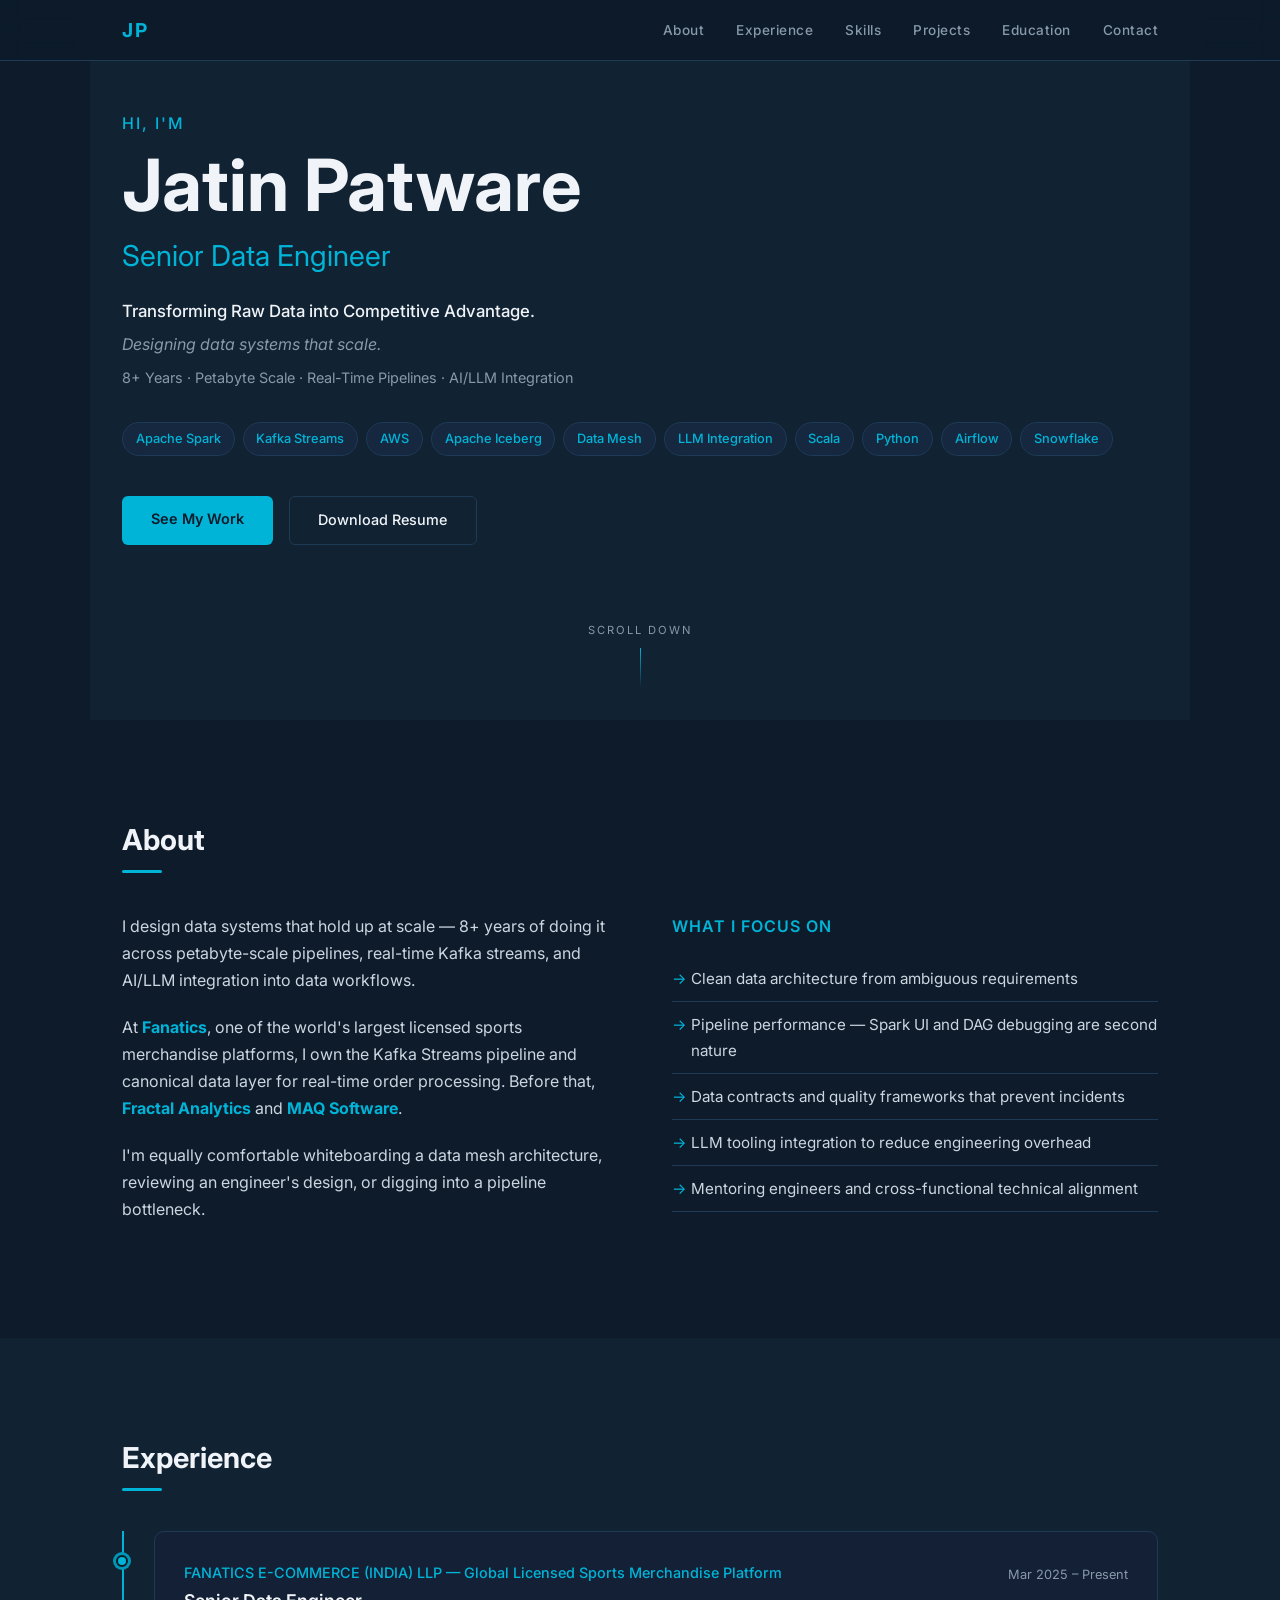
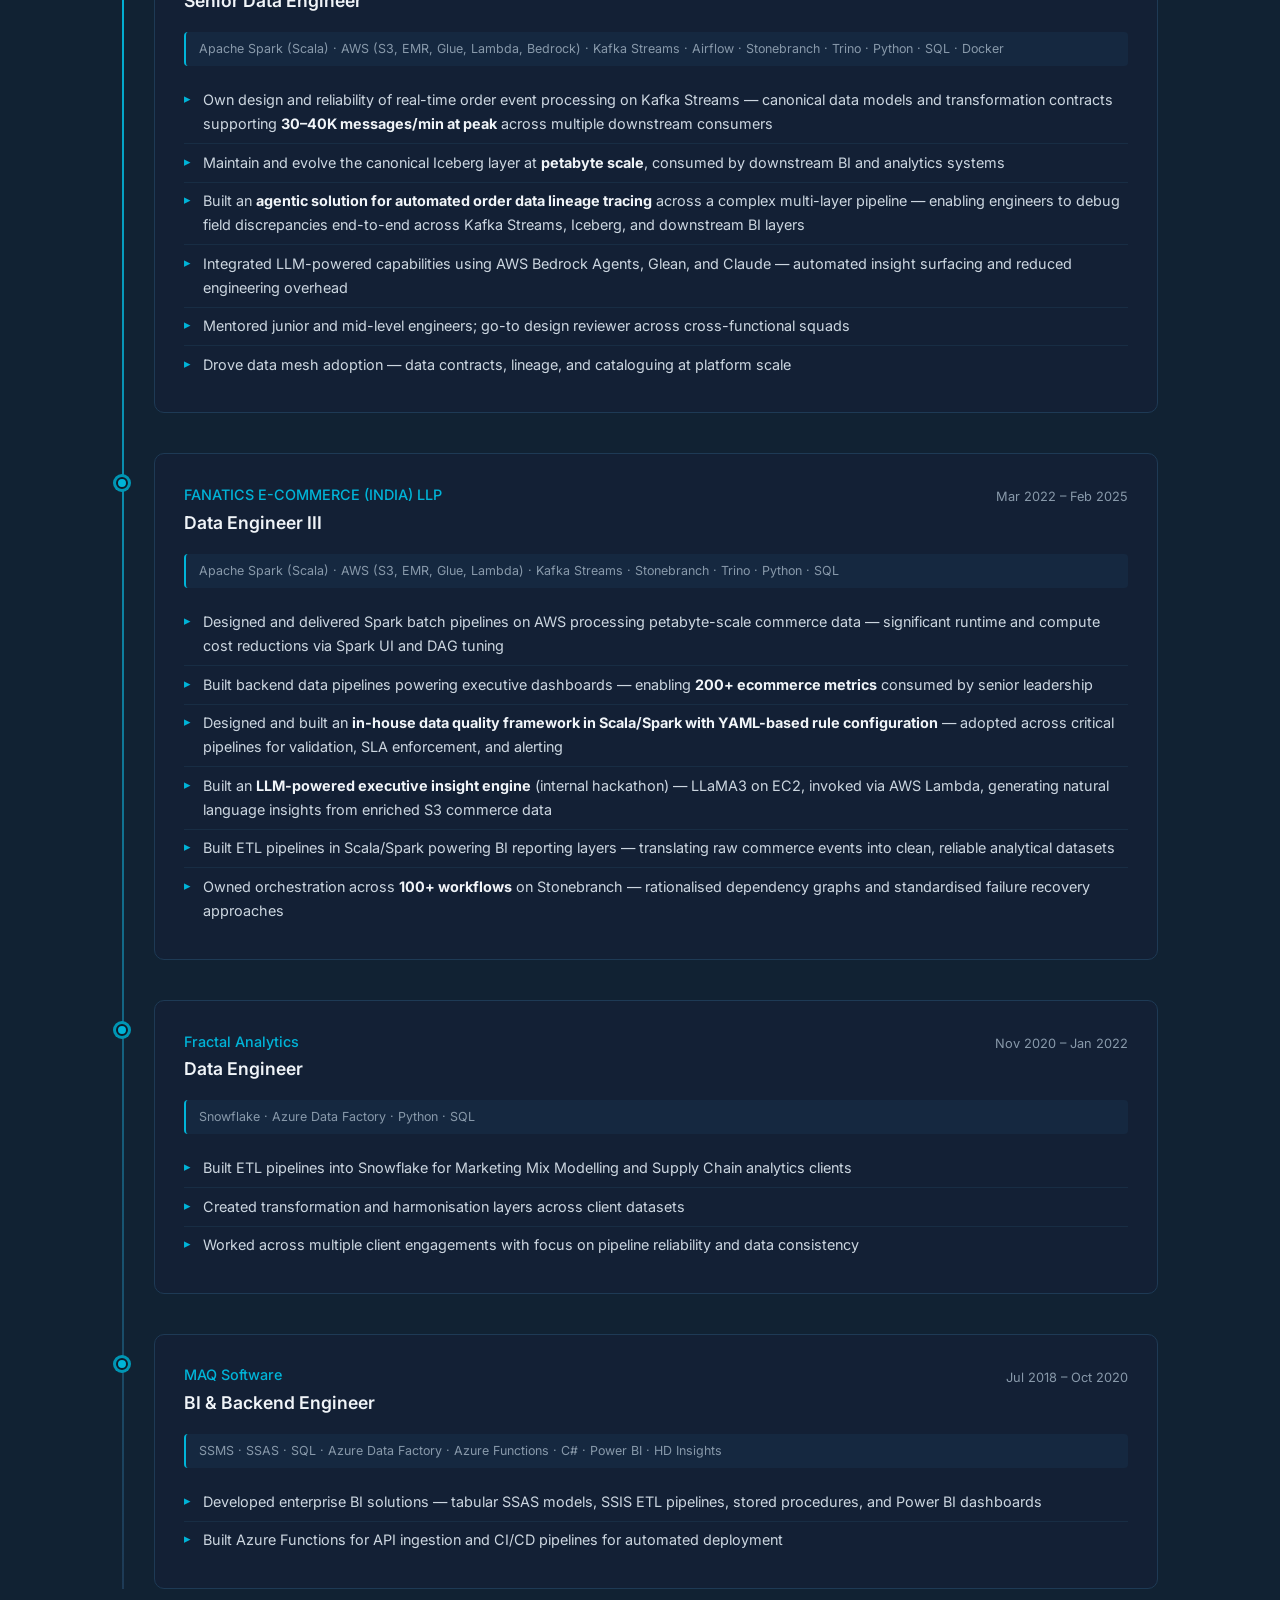
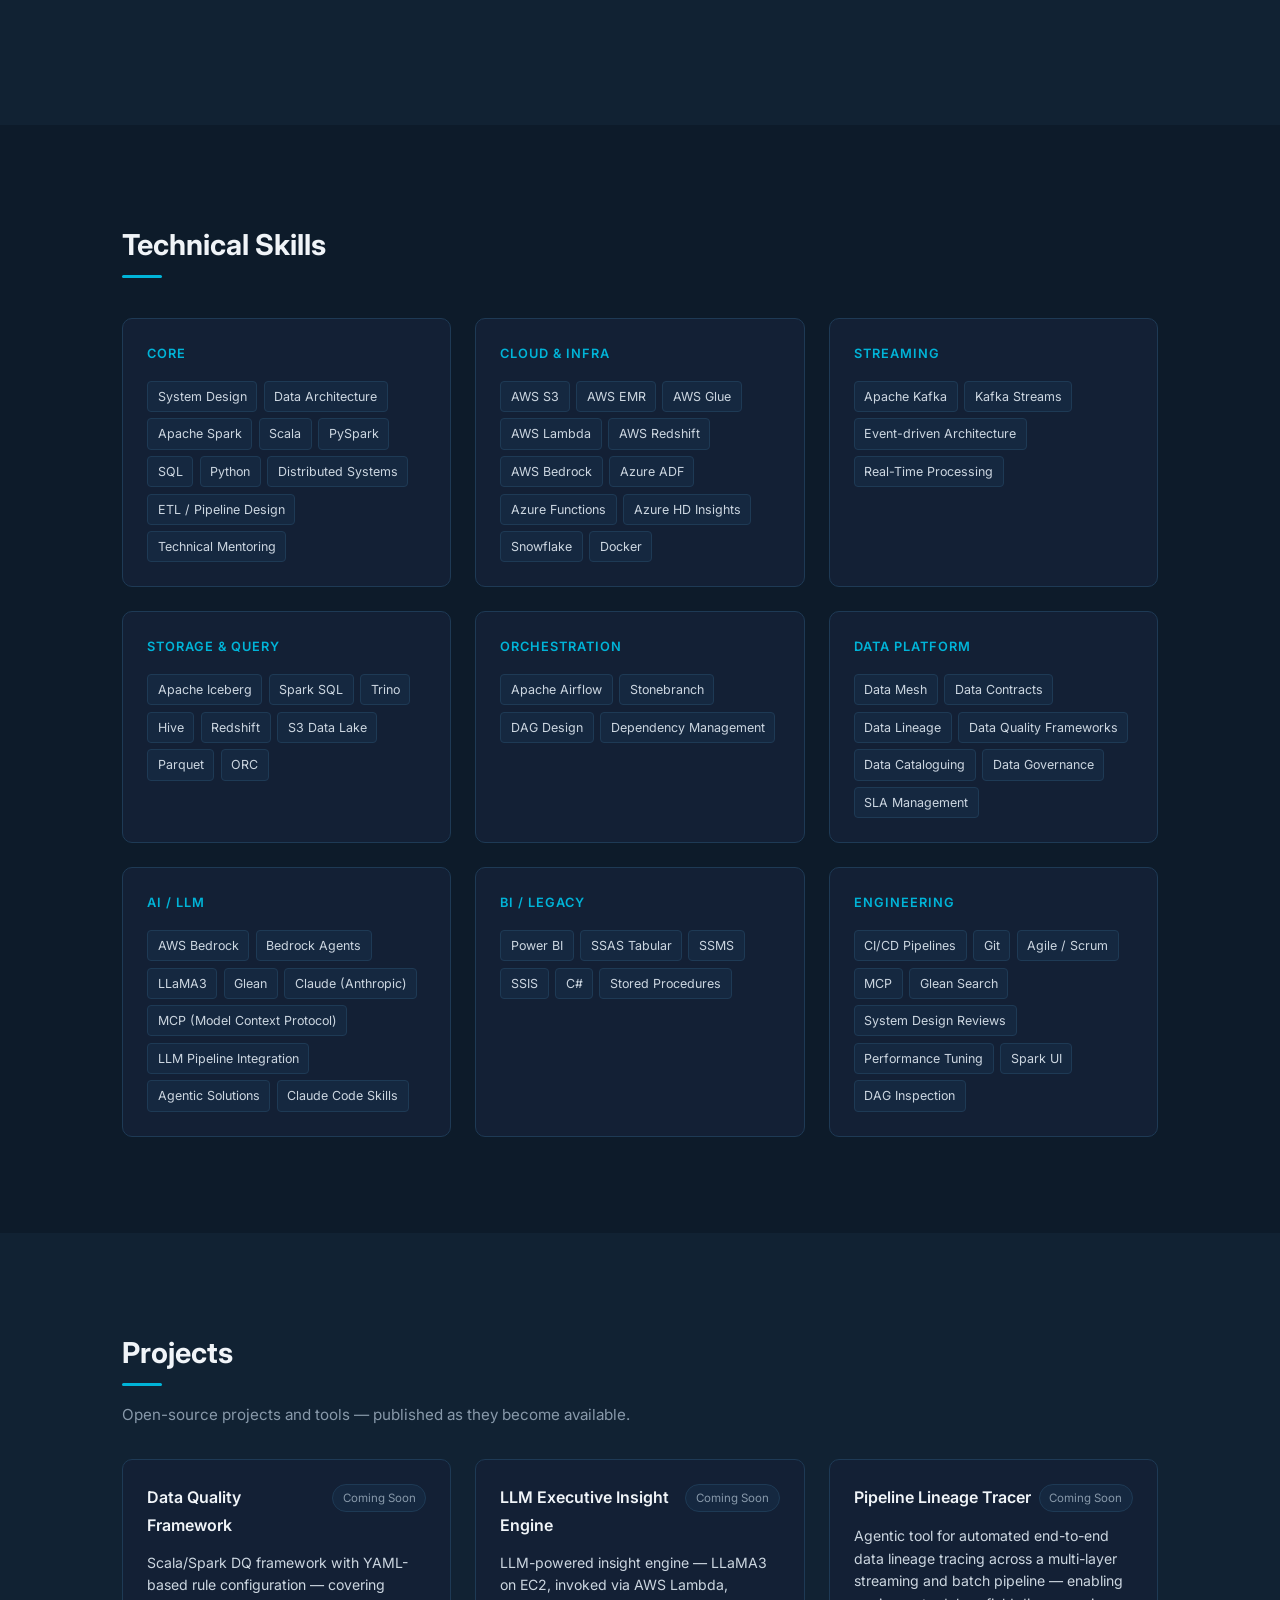
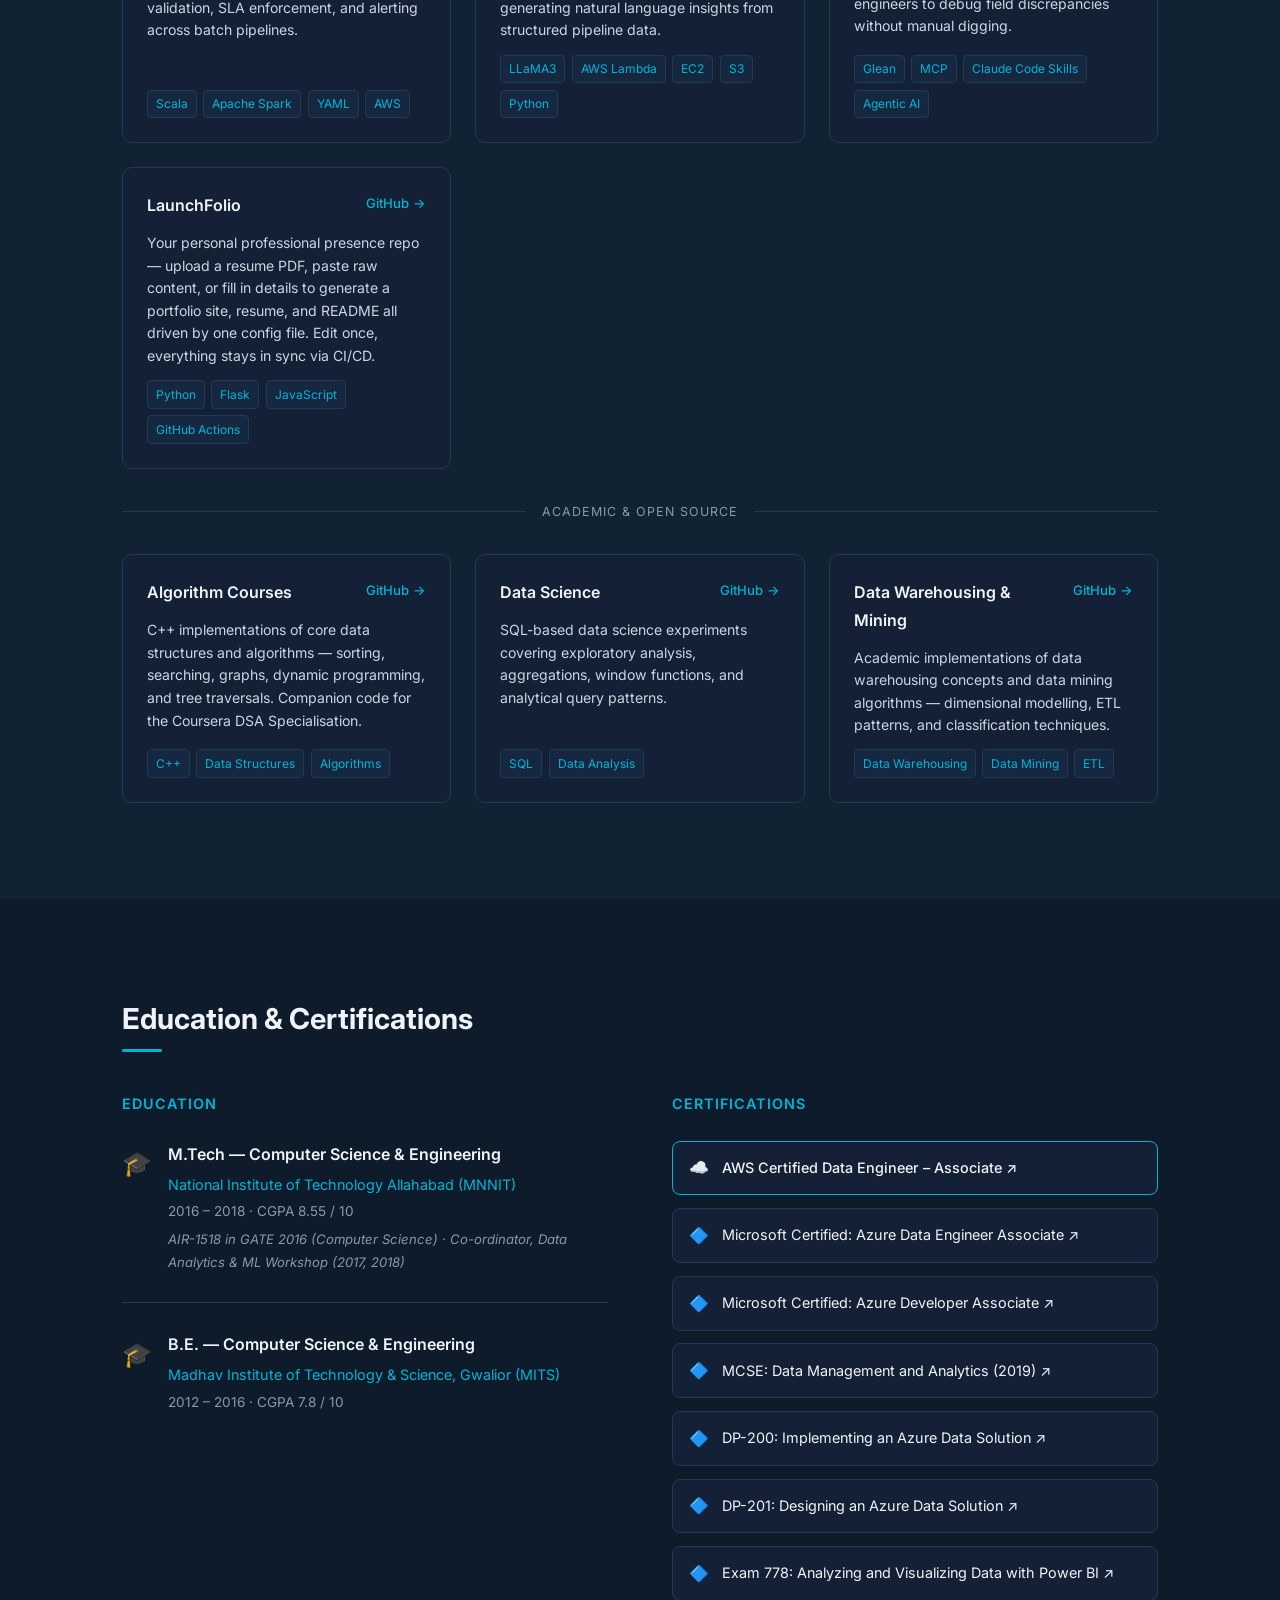
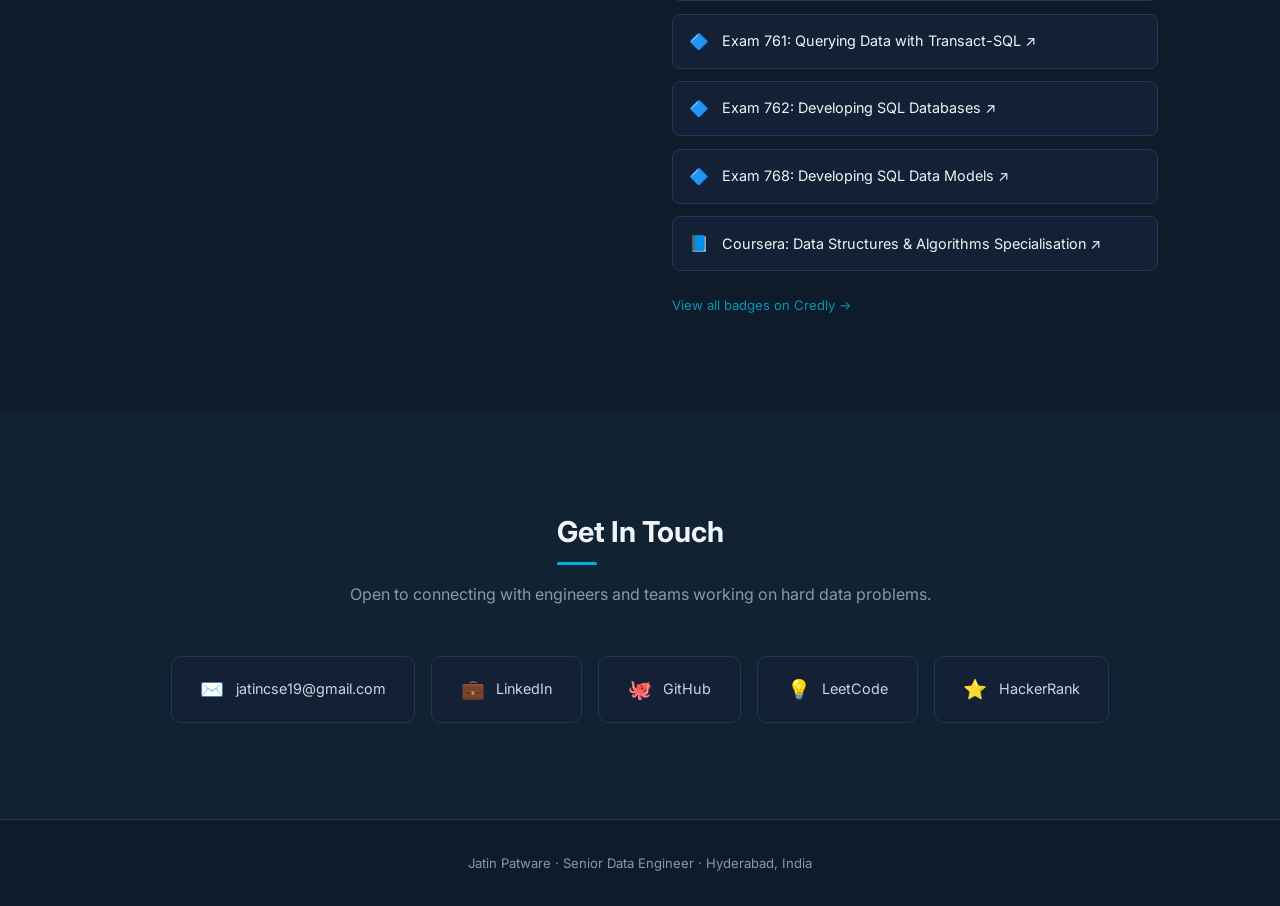
<file: index.html>
<!DOCTYPE html>
<html lang="en">
<head>
  <meta charset="UTF-8" />
  <meta name="viewport" content="width=device-width, initial-scale=1.0" />
  <title>Jatin Patware — Senior Data Engineer</title>
  <link rel="preconnect" href="https://fonts.googleapis.com" />
  <link href="https://fonts.googleapis.com/css2?family=Inter:wght@300;400;500;600;700&display=swap" rel="stylesheet" />
  <link rel="stylesheet" href="css/styles.css" />
</head>
<body>

  <nav id="navbar">
    <div class="nav-inner">
      <span class="nav-logo">JP</span>
      <ul class="nav-links">
        <li><a href="#about">About</a></li>
        <li><a href="#experience">Experience</a></li>
        <li><a href="#skills">Skills</a></li>
        <li><a href="#projects">Projects</a></li>
        <li><a href="#education">Education</a></li>
        <li><a href="#contact">Contact</a></li>
      </ul>
    </div>
  </nav>

  <section id="hero">
    <div class="hero-content">
      <p class="hero-greeting">Hi, I'm</p>
      <h1 class="hero-name" id="hero-name"></h1>
      <h2 class="hero-title" id="hero-title"></h2>
      <p class="hero-tagline1" id="hero-tagline1"></p>
      <p class="hero-tagline2" id="hero-tagline2"></p>
      <p class="hero-sub" id="hero-sub"></p>
      <div class="hero-badges" id="hero-badges"></div>
      <div class="hero-links" id="hero-links"></div>
    </div>
    <div class="hero-scroll">
      <span>scroll down</span>
      <div class="scroll-line"></div>
    </div>
  </section>

  <section id="about">
    <div class="container">
      <h2 class="section-title">About</h2>
      <div class="about-grid">
        <div class="about-text" id="about-text"></div>
        <div class="about-focus">
          <h3>What I focus on</h3>
          <ul class="focus-list" id="focus-list"></ul>
        </div>
      </div>
    </div>
  </section>

  <section id="experience">
    <div class="container">
      <h2 class="section-title">Experience</h2>
      <div class="timeline" id="timeline"></div>
    </div>
  </section>

  <section id="skills">
    <div class="container">
      <h2 class="section-title">Technical Skills</h2>
      <div class="skills-grid" id="skills-grid"></div>
    </div>
  </section>

  <section id="projects">
    <div class="container">
      <h2 class="section-title">Projects</h2>
      <p class="projects-sub">Open-source projects and tools — published as they become available.</p>
      <div class="projects-grid" id="projects-grid"></div>
    </div>
  </section>

  <section id="education">
    <div class="container">
      <h2 class="section-title">Education & Certifications</h2>
      <div class="edu-cert-grid">
        <div class="edu-block">
          <h3>Education</h3>
          <div id="edu-list"></div>
        </div>
        <div class="cert-block">
          <h3>Certifications</h3>
          <div class="cert-list" id="cert-list"></div>
        </div>
      </div>
    </div>
  </section>

  <section id="contact">
    <div class="container">
      <h2 class="section-title">Get In Touch</h2>
      <p class="contact-sub">Open to connecting with engineers and teams working on hard data problems.</p>
      <div class="contact-links" id="contact-links"></div>
    </div>
  </section>

  <footer>
    <p id="footer-text"></p>
  </footer>

  <script src="data.js"></script>
  <script src="js/main.js"></script>
</body>
</html>
</file>
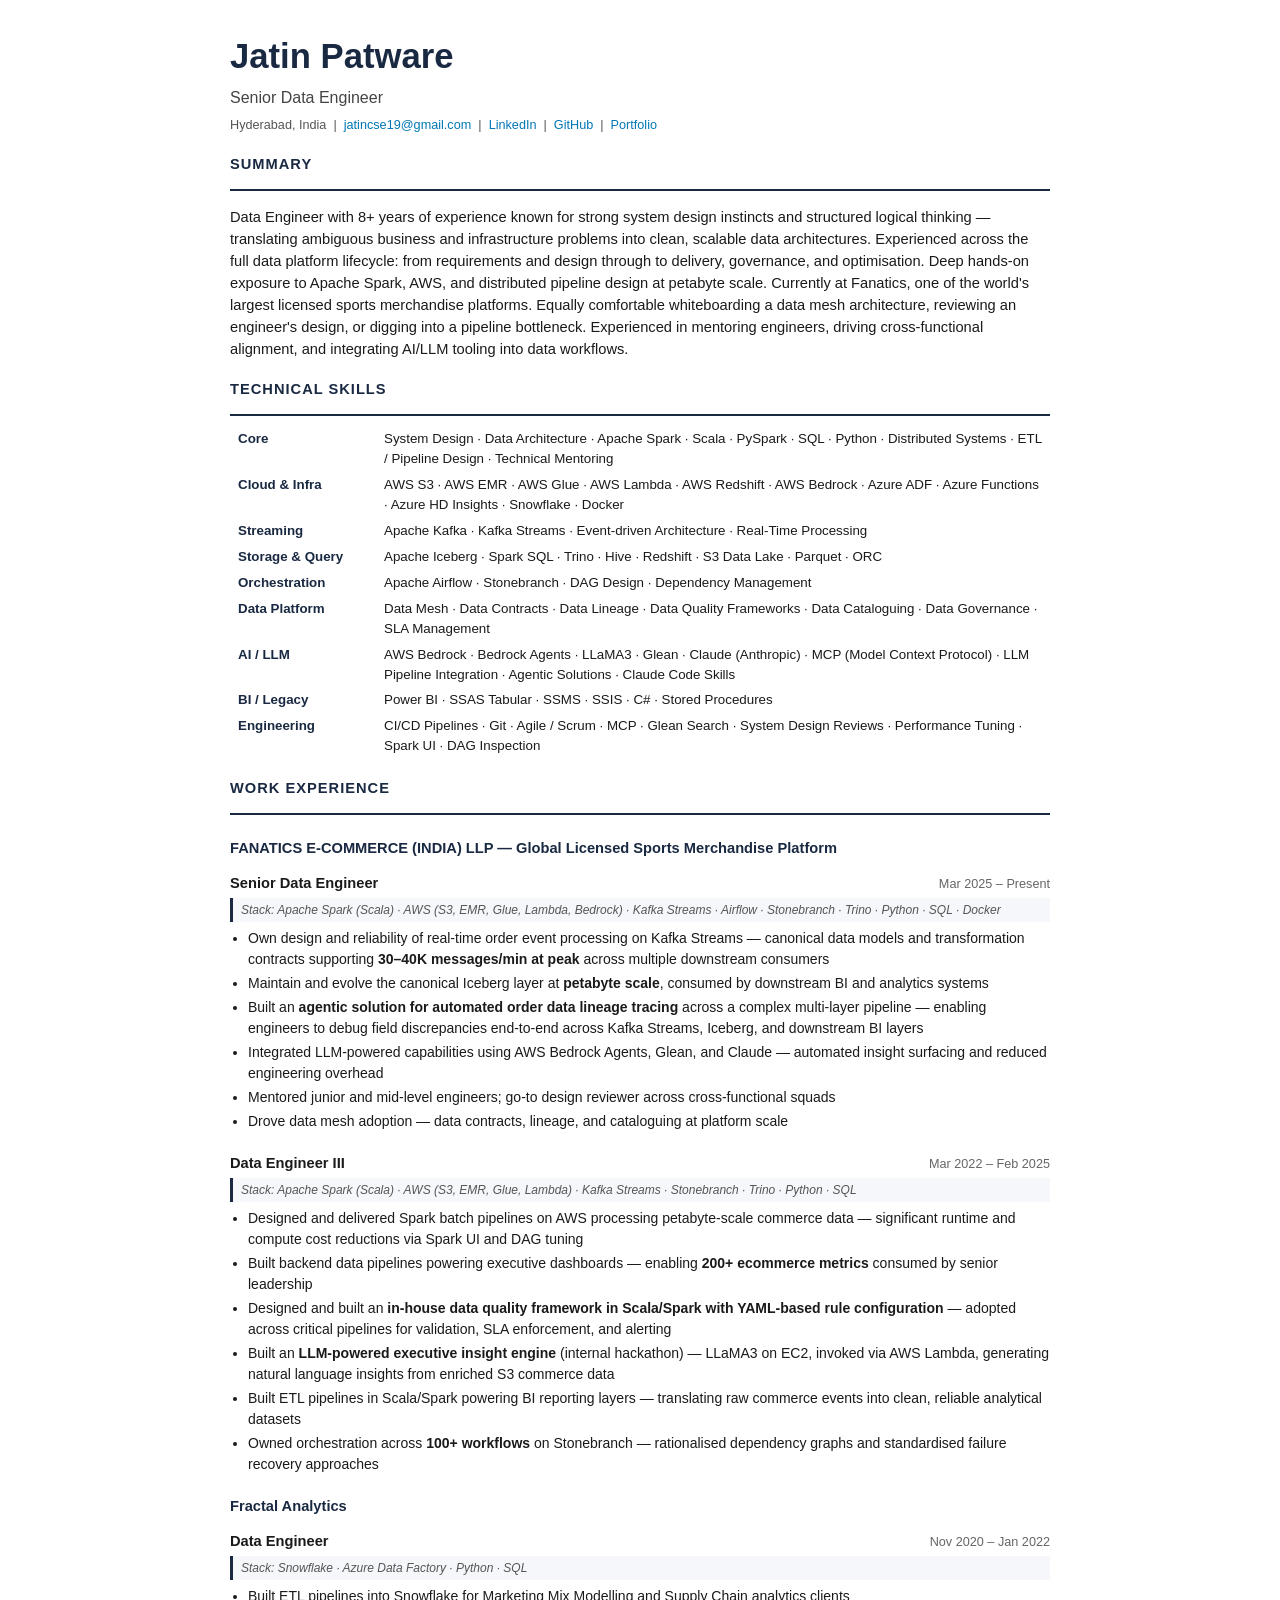
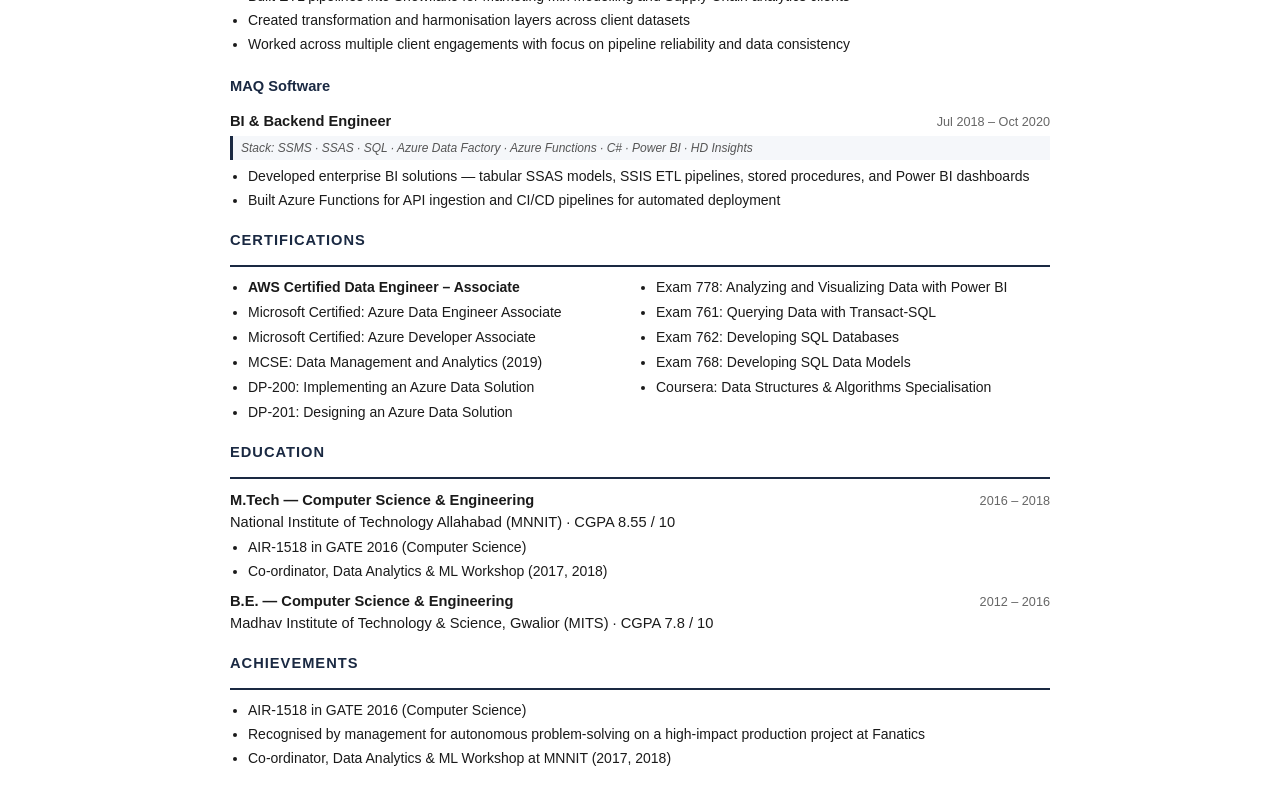
<file: resume/resume_print.html>
<!DOCTYPE html>
<html lang="en">
<head>
<meta charset="UTF-8"/>
<title>Jatin Patware — Senior Data Engineer</title>
<style>
  body { font-family: Calibri, Arial, sans-serif; font-size: 11pt; color: #1a1a1a; max-width: 820px; margin: 0 auto; padding: 30px 40px; line-height: 1.5; }
  h1 { font-size: 26pt; color: #1a2942; margin: 0 0 4px 0; }
  .subtitle { font-size: 12pt; color: #444; margin-bottom: 6px; }
  .contact { font-size: 9.5pt; color: #555; margin-bottom: 18px; }
  .contact a { color: #0077b5; text-decoration: none; }
  hr { border: none; border-top: 2px solid #1a2942; margin: 14px 0 10px 0; }
  h2 { font-size: 11pt; font-weight: 700; color: #1a2942; text-transform: uppercase; letter-spacing: 1px; margin: 18px 0 2px 0; }
  h3 { font-size: 11pt; font-weight: 700; margin: 12px 0 1px 0; color: #1a1a1a; }
  .company { color: #1a2942; font-weight: 600; }
  .role-header { display: flex; justify-content: space-between; align-items: baseline; }
  .date { font-size: 9.5pt; color: #666; white-space: nowrap; }
  .stack { font-size: 9pt; color: #555; font-style: italic; margin: 3px 0 6px 0; background: #f5f7fa; padding: 3px 8px; border-left: 3px solid #1a2942; }
  ul { margin: 4px 0 8px 0; padding-left: 18px; }
  li { margin-bottom: 3px; font-size: 10.5pt; }
  table { width: 100%; border-collapse: collapse; font-size: 10pt; margin-top: 6px; }
  td { padding: 3px 8px; vertical-align: top; }
  td:first-child { font-weight: 600; color: #1a2942; width: 130px; white-space: nowrap; }
  .cert-list { columns: 2; font-size: 10.5pt; }
  .cert-list li { margin-bottom: 4px; }
  @media print {
    body { padding: 20px 30px; }
    a { color: #0077b5 !important; }
  }
</style>
</head>
<body>

<script src="../data.js"></script>
<script>
const d = resumeData;

// Header
document.write(`
  <h1>${d.name}</h1>
  <div class="subtitle">${d.title}</div>
  <div class="contact">
    ${d.location} &nbsp;|&nbsp;
    <a href="mailto:${d.email}">${d.email}</a> &nbsp;|&nbsp;
    <a href="${d.linkedin}">LinkedIn</a> &nbsp;|&nbsp;
    <a href="${d.github}">GitHub</a> &nbsp;|&nbsp;
    <a href="${d.portfolio}">Portfolio</a>
  </div>
`);

// Summary
document.write(`<h2>Summary</h2><hr/><p>${d.summary.replace(/\n\s+/g, ' ').trim()}</p>`);

// Technical Skills
document.write(`<h2>Technical Skills</h2><hr/><table>`);
d.skills.forEach(sg => {
  document.write(`<tr><td>${sg.category}</td><td>${sg.items.join(' · ')}</td></tr>`);
});
document.write(`</table>`);

// Experience
document.write(`<h2>Work Experience</h2><hr/>`);
d.experience.forEach((exp, ei) => {
  // Company header only once
  const companyLabel = exp.companyDesc ? `${exp.company} — ${exp.companyDesc}` : exp.company;
  document.write(`<div class="role-header"><h3><span class="company">${companyLabel}</span></h3></div>`);

  exp.roles.forEach(role => {
    document.write(`
      <div class="role-header"><h3>${role.title}</h3><span class="date">${role.period}</span></div>
      <div class="stack">Stack: ${role.stack}</div>
      <ul>
        ${role.bullets.map(b => `<li>${b}</li>`).join('')}
      </ul>
    `);
  });
});

// Certifications
document.write(`<h2>Certifications</h2><hr/><ul class="cert-list">`);
d.certifications.forEach(c => {
  if (c.featured) {
    document.write(`<li><strong>${c.name}</strong></li>`);
  } else {
    document.write(`<li>${c.name}</li>`);
  }
});
document.write(`</ul>`);

// Education
document.write(`<h2>Education</h2><hr/>`);
d.education.forEach(e => {
  document.write(`
    <div class="role-header"><strong>${e.degree}</strong><span class="date">${e.period}</span></div>
    <div>${e.school} · CGPA ${e.cgpa}</div>
  `);
  if (e.notes && e.notes.length) {
    document.write(`<ul>${e.notes.map(n => `<li>${n}</li>`).join('')}</ul>`);
  }
});

// Achievements
document.write(`<h2>Achievements</h2><hr/><ul>`);
d.achievements.forEach(a => {
  document.write(`<li>${a}</li>`);
});
document.write(`</ul>`);
</script>

</body>
</html>
</file>
<file: css/styles.css>
/* ===== RESET & BASE ===== */
*, *::before, *::after { box-sizing: border-box; margin: 0; padding: 0; }

:root {
  --bg:        #0d1b2a;
  --bg2:       #112233;
  --bg3:       #152840;
  --teal:      #00b4d8;
  --teal-dim:  #0096b4;
  --white:     #f0f4f8;
  --muted:     #8899aa;
  --card-bg:   #132035;
  --border:    #1e3a55;
  --font:      'Inter', sans-serif;
}

html { scroll-behavior: smooth; }

body {
  background: var(--bg);
  color: var(--white);
  font-family: var(--font);
  font-size: 16px;
  line-height: 1.7;
}

a { text-decoration: none; color: inherit; }

/* ===== SCROLLBAR ===== */
::-webkit-scrollbar { width: 6px; }
::-webkit-scrollbar-track { background: var(--bg); }
::-webkit-scrollbar-thumb { background: var(--teal-dim); border-radius: 3px; }

/* ===== NAVBAR ===== */
#navbar {
  position: fixed;
  top: 0; left: 0; right: 0;
  z-index: 100;
  background: rgba(13, 27, 42, 0.92);
  backdrop-filter: blur(12px);
  border-bottom: 1px solid var(--border);
}

.nav-inner {
  max-width: 1100px;
  margin: 0 auto;
  padding: 0 2rem;
  height: 60px;
  display: flex;
  align-items: center;
  justify-content: space-between;
}

.nav-logo {
  font-size: 1.2rem;
  font-weight: 700;
  color: var(--teal);
  letter-spacing: 2px;
}

.nav-links {
  list-style: none;
  display: flex;
  gap: 2rem;
}

.nav-links a {
  font-size: 0.85rem;
  font-weight: 500;
  color: var(--muted);
  letter-spacing: 0.5px;
  transition: color 0.2s;
}

.nav-links a:hover { color: var(--teal); }

/* ===== CONTAINER ===== */
.container {
  max-width: 1100px;
  margin: 0 auto;
  padding: 0 2rem;
}

/* ===== SECTION TITLES ===== */
.section-title {
  font-size: 1.8rem;
  font-weight: 700;
  margin-bottom: 3rem;
  position: relative;
  display: inline-block;
}

.section-title::after {
  content: '';
  position: absolute;
  bottom: -8px;
  left: 0;
  width: 40px;
  height: 3px;
  background: var(--teal);
  border-radius: 2px;
}

/* ===== HERO ===== */
#hero {
  min-height: 80vh;
  display: flex;
  flex-direction: column;
  justify-content: flex-start;
  align-items: flex-start;
  padding: 110px 2rem 3rem;
  max-width: 1100px;
  margin: 0 auto;
  position: relative;
}

.hero-tagline1 {
  font-size: 1.05rem;
  color: var(--white);
  font-weight: 500;
  margin-bottom: 0.3rem;
}

.hero-tagline2 {
  font-size: 1rem;
  color: var(--muted);
  font-style: italic;
  margin-bottom: 0.5rem;
}

.hero-greeting {
  font-size: 1rem;
  color: var(--teal);
  font-weight: 500;
  letter-spacing: 2px;
  text-transform: uppercase;
  margin-bottom: 0.5rem;
}

.hero-name {
  font-size: clamp(2.5rem, 6vw, 4.5rem);
  font-weight: 700;
  line-height: 1.1;
  margin-bottom: 0.5rem;
}

.hero-title {
  font-size: clamp(1.2rem, 3vw, 1.8rem);
  font-weight: 400;
  color: var(--teal);
  margin-bottom: 1rem;
}

.hero-sub {
  font-size: 0.9rem;
  color: var(--muted);
  margin-bottom: 2rem;
}

.hero-badges {
  display: flex;
  flex-wrap: wrap;
  gap: 0.5rem;
  margin-bottom: 2.5rem;
}

.badge {
  background: var(--bg3);
  border: 1px solid var(--border);
  color: var(--teal);
  padding: 0.3rem 0.8rem;
  border-radius: 20px;
  font-size: 0.8rem;
  font-weight: 500;
}

.hero-links {
  display: flex;
  gap: 1rem;
  flex-wrap: wrap;
}

.btn-primary {
  background: var(--teal);
  color: var(--bg);
  padding: 0.7rem 1.8rem;
  border-radius: 6px;
  font-weight: 600;
  font-size: 0.9rem;
  transition: background 0.2s, transform 0.2s;
}

.btn-primary:hover {
  background: var(--teal-dim);
  transform: translateY(-2px);
}

.btn-secondary {
  border: 1px solid var(--border);
  color: var(--white);
  padding: 0.7rem 1.8rem;
  border-radius: 6px;
  font-weight: 500;
  font-size: 0.9rem;
  transition: border-color 0.2s, color 0.2s, transform 0.2s;
}

.btn-secondary:hover {
  border-color: var(--teal);
  color: var(--teal);
  transform: translateY(-2px);
}

.hero-scroll {
  position: absolute;
  bottom: 2rem;
  left: 50%;
  transform: translateX(-50%);
  display: flex;
  flex-direction: column;
  align-items: center;
  gap: 0.5rem;
  color: var(--muted);
  font-size: 0.7rem;
  letter-spacing: 2px;
  text-transform: uppercase;
}

.scroll-line {
  width: 1px;
  height: 40px;
  background: linear-gradient(to bottom, var(--teal), transparent);
  animation: scrollPulse 2s infinite;
}

@keyframes scrollPulse {
  0%, 100% { opacity: 0.3; }
  50% { opacity: 1; }
}

/* ===== SECTIONS ===== */
section {
  padding: 6rem 0;
}

section:nth-child(even) {
  background: var(--bg2);
}

/* ===== ABOUT ===== */
.about-grid {
  display: grid;
  grid-template-columns: 1fr 1fr;
  gap: 4rem;
  align-items: start;
}

.about-text p {
  color: #ccd6e0;
  margin-bottom: 1.2rem;
  font-size: 1rem;
}

.about-text strong {
  color: var(--teal);
}

.about-focus h3 {
  font-size: 1rem;
  font-weight: 600;
  color: var(--teal);
  margin-bottom: 1rem;
  text-transform: uppercase;
  letter-spacing: 1px;
}

.focus-list {
  list-style: none;
}

.focus-list li {
  padding: 0.6rem 0;
  padding-left: 1.2rem;
  position: relative;
  color: #ccd6e0;
  font-size: 0.95rem;
  border-bottom: 1px solid var(--border);
}

.focus-list li::before {
  content: '→';
  position: absolute;
  left: 0;
  color: var(--teal);
}

/* ===== TIMELINE ===== */
.timeline {
  position: relative;
  padding-left: 2rem;
}

.timeline::before {
  content: '';
  position: absolute;
  left: 0;
  top: 0;
  bottom: 0;
  width: 2px;
  background: linear-gradient(to bottom, var(--teal), var(--border));
}

.timeline-item {
  position: relative;
  margin-bottom: 2.5rem;
}

.timeline-dot {
  position: absolute;
  left: -2.4rem;
  top: 1.5rem;
  width: 12px;
  height: 12px;
  background: var(--teal);
  border-radius: 50%;
  border: 2px solid var(--bg);
  box-shadow: 0 0 0 3px var(--teal-dim);
}

.timeline-card {
  background: var(--card-bg);
  border: 1px solid var(--border);
  border-radius: 10px;
  padding: 1.8rem;
  transition: border-color 0.2s, transform 0.2s;
}

.timeline-card:hover {
  border-color: var(--teal);
  transform: translateX(4px);
}

.card-header {
  display: flex;
  justify-content: space-between;
  align-items: flex-start;
  margin-bottom: 0.8rem;
  gap: 1rem;
}

.card-title {
  font-size: 1.1rem;
  font-weight: 600;
  margin-bottom: 0.2rem;
}

.card-company {
  color: var(--teal);
  font-size: 0.9rem;
  font-weight: 500;
}

.card-date {
  color: var(--muted);
  font-size: 0.8rem;
  white-space: nowrap;
  margin-top: 0.2rem;
}

.card-stack {
  font-size: 0.78rem;
  color: var(--muted);
  margin-bottom: 1rem;
  padding: 0.4rem 0.8rem;
  background: var(--bg3);
  border-radius: 4px;
  border-left: 2px solid var(--teal);
}

.card-bullets {
  list-style: none;
}

.card-bullets li {
  padding: 0.4rem 0;
  padding-left: 1.2rem;
  position: relative;
  color: #ccd6e0;
  font-size: 0.9rem;
  border-bottom: 1px solid rgba(30,58,85,0.5);
}

.card-bullets li:last-child { border-bottom: none; }

.card-bullets li::before {
  content: '▸';
  position: absolute;
  left: 0;
  color: var(--teal);
  font-size: 0.8rem;
}

.card-bullets strong { color: var(--white); }

/* ===== SKILLS ===== */
.skills-grid {
  display: grid;
  grid-template-columns: repeat(3, 1fr);
  gap: 1.5rem;
}

.skill-group {
  background: var(--card-bg);
  border: 1px solid var(--border);
  border-radius: 10px;
  padding: 1.5rem;
}

.skill-group h3 {
  font-size: 0.8rem;
  font-weight: 600;
  color: var(--teal);
  text-transform: uppercase;
  letter-spacing: 1px;
  margin-bottom: 1rem;
}

.skill-tags {
  display: flex;
  flex-wrap: wrap;
  gap: 0.4rem;
}

.skill-tags span {
  background: var(--bg3);
  border: 1px solid var(--border);
  color: #ccd6e0;
  padding: 0.25rem 0.6rem;
  border-radius: 4px;
  font-size: 0.78rem;
}

/* ===== EDUCATION & CERTS ===== */
.edu-cert-grid {
  display: grid;
  grid-template-columns: 1fr 1fr;
  gap: 4rem;
  align-items: start;
}

.edu-block h3,
.cert-block h3 {
  font-size: 0.9rem;
  font-weight: 600;
  color: var(--teal);
  text-transform: uppercase;
  letter-spacing: 1px;
  margin-bottom: 1.5rem;
}

.edu-item {
  display: flex;
  gap: 1rem;
  margin-bottom: 1.8rem;
  padding-bottom: 1.8rem;
  border-bottom: 1px solid var(--border);
}

.edu-item:last-child { border-bottom: none; }

.edu-icon { font-size: 1.5rem; margin-top: 0.2rem; }

.edu-item h4 {
  font-size: 1rem;
  font-weight: 600;
  margin-bottom: 0.3rem;
}

.edu-school {
  color: var(--teal);
  font-size: 0.9rem;
  margin-bottom: 0.2rem;
}

.edu-meta {
  color: var(--muted);
  font-size: 0.85rem;
  margin-bottom: 0.3rem;
}

.edu-note {
  color: var(--muted);
  font-size: 0.82rem;
  font-style: italic;
}

.cert-list { display: flex; flex-direction: column; gap: 0.8rem; }

.cert-item {
  display: flex;
  align-items: center;
  gap: 0.8rem;
  padding: 0.8rem 1rem;
  background: var(--card-bg);
  border: 1px solid var(--border);
  border-radius: 8px;
  font-size: 0.9rem;
  color: #ccd6e0;
}

.cert-item.featured {
  border-color: var(--teal);
  color: var(--white);
  font-weight: 500;
}

.cert-icon { font-size: 1rem; }

.cert-exams {
  margin-top: 0.4rem;
  padding: 0.8rem 1rem;
  background: var(--card-bg);
  border: 1px solid var(--border);
  border-radius: 8px;
}

.cert-exams-label {
  font-size: 0.72rem;
  text-transform: uppercase;
  letter-spacing: 0.08em;
  color: var(--muted);
  margin-bottom: 0.5rem;
}

.cert-exam-tags {
  display: flex;
  flex-wrap: wrap;
  gap: 0.4rem;
}

.cert-exam-tag {
  font-size: 0.78rem;
  color: #8899aa;
  background: var(--bg3);
  border: 1px solid var(--border);
  border-radius: 4px;
  padding: 0.2rem 0.55rem;
  transition: color 0.2s, border-color 0.2s;
}

a.cert-exam-tag:hover {
  color: var(--teal);
  border-color: var(--teal);
}

.cert-credly-link {
  display: inline-block;
  margin-top: 0.6rem;
  font-size: 0.82rem;
  color: var(--teal);
  opacity: 0.8;
  transition: opacity 0.2s;
}

.cert-credly-link:hover { opacity: 1; }

/* ===== CONTACT ===== */
#contact {
  text-align: center;
}

.contact-sub {
  color: var(--muted);
  font-size: 1rem;
  margin-bottom: 3rem;
  margin-top: -1.5rem;
}

.contact-links {
  display: flex;
  flex-wrap: wrap;
  justify-content: center;
  gap: 1rem;
}

.contact-card {
  display: flex;
  align-items: center;
  gap: 0.7rem;
  padding: 1rem 1.8rem;
  background: var(--card-bg);
  border: 1px solid var(--border);
  border-radius: 10px;
  font-size: 0.9rem;
  color: #ccd6e0;
  transition: border-color 0.2s, transform 0.2s, color 0.2s;
}

.contact-card:hover {
  border-color: var(--teal);
  color: var(--teal);
  transform: translateY(-3px);
}

.contact-icon { font-size: 1.2rem; }

/* ===== FOOTER ===== */
footer {
  text-align: center;
  padding: 2rem;
  color: var(--muted);
  font-size: 0.82rem;
  border-top: 1px solid var(--border);
}

/* ===== PROJECTS ===== */
.projects-sub {
  color: var(--muted);
  font-size: 0.95rem;
  margin-top: -1.5rem;
  margin-bottom: 2rem;
}

.projects-grid {
  display: grid;
  grid-template-columns: repeat(3, 1fr);
  gap: 1.5rem;
}

.project-card {
  background: var(--card-bg);
  border: 1px solid var(--border);
  border-radius: 10px;
  padding: 1.5rem;
  display: flex;
  flex-direction: column;
  gap: 0.8rem;
  transition: border-color 0.2s, transform 0.2s;
}

.project-card:hover {
  border-color: var(--teal);
  transform: translateY(-3px);
}

.project-header {
  display: flex;
  justify-content: space-between;
  align-items: flex-start;
  gap: 0.5rem;
}

.project-name {
  font-size: 1rem;
  font-weight: 600;
}

.project-status {
  background: var(--bg3);
  border: 1px solid var(--border);
  color: var(--muted);
  font-size: 0.72rem;
  padding: 0.2rem 0.6rem;
  border-radius: 20px;
  white-space: nowrap;
}

.project-link {
  color: var(--teal);
  font-size: 0.82rem;
  font-weight: 500;
  white-space: nowrap;
}

.project-desc {
  color: #ccd6e0;
  font-size: 0.88rem;
  line-height: 1.6;
  flex: 1;
}

.project-stack {
  display: flex;
  flex-wrap: wrap;
  gap: 0.4rem;
}

.project-stack span {
  background: var(--bg3);
  border: 1px solid var(--border);
  color: var(--teal);
  padding: 0.2rem 0.5rem;
  border-radius: 4px;
  font-size: 0.75rem;
}

.projects-divider {
  grid-column: 1 / -1;
  display: flex;
  align-items: center;
  gap: 1rem;
  margin: 0.5rem 0;
  color: var(--muted);
  font-size: 0.78rem;
  text-transform: uppercase;
  letter-spacing: 0.08em;
}

.projects-divider::before,
.projects-divider::after {
  content: '';
  flex: 1;
  height: 1px;
  background: var(--border);
}

/* ===== CERT LINK ===== */
.cert-name {
  color: var(--white);
  text-decoration: none;
  transition: color 0.2s;
}

.cert-name:hover { color: var(--teal); }

/* ===== RESPONSIVE ===== */
@media (max-width: 768px) {
  .about-grid,
  .edu-cert-grid { grid-template-columns: 1fr; gap: 2rem; }

  .skills-grid { grid-template-columns: 1fr 1fr; }

  .card-header { flex-direction: column; }

  .nav-links { display: none; }

  #hero { padding: 100px 1.5rem 4rem; }

  .container { padding: 0 1.5rem; }
}

@media (max-width: 480px) {
  .skills-grid { grid-template-columns: 1fr; }
}
</file>
